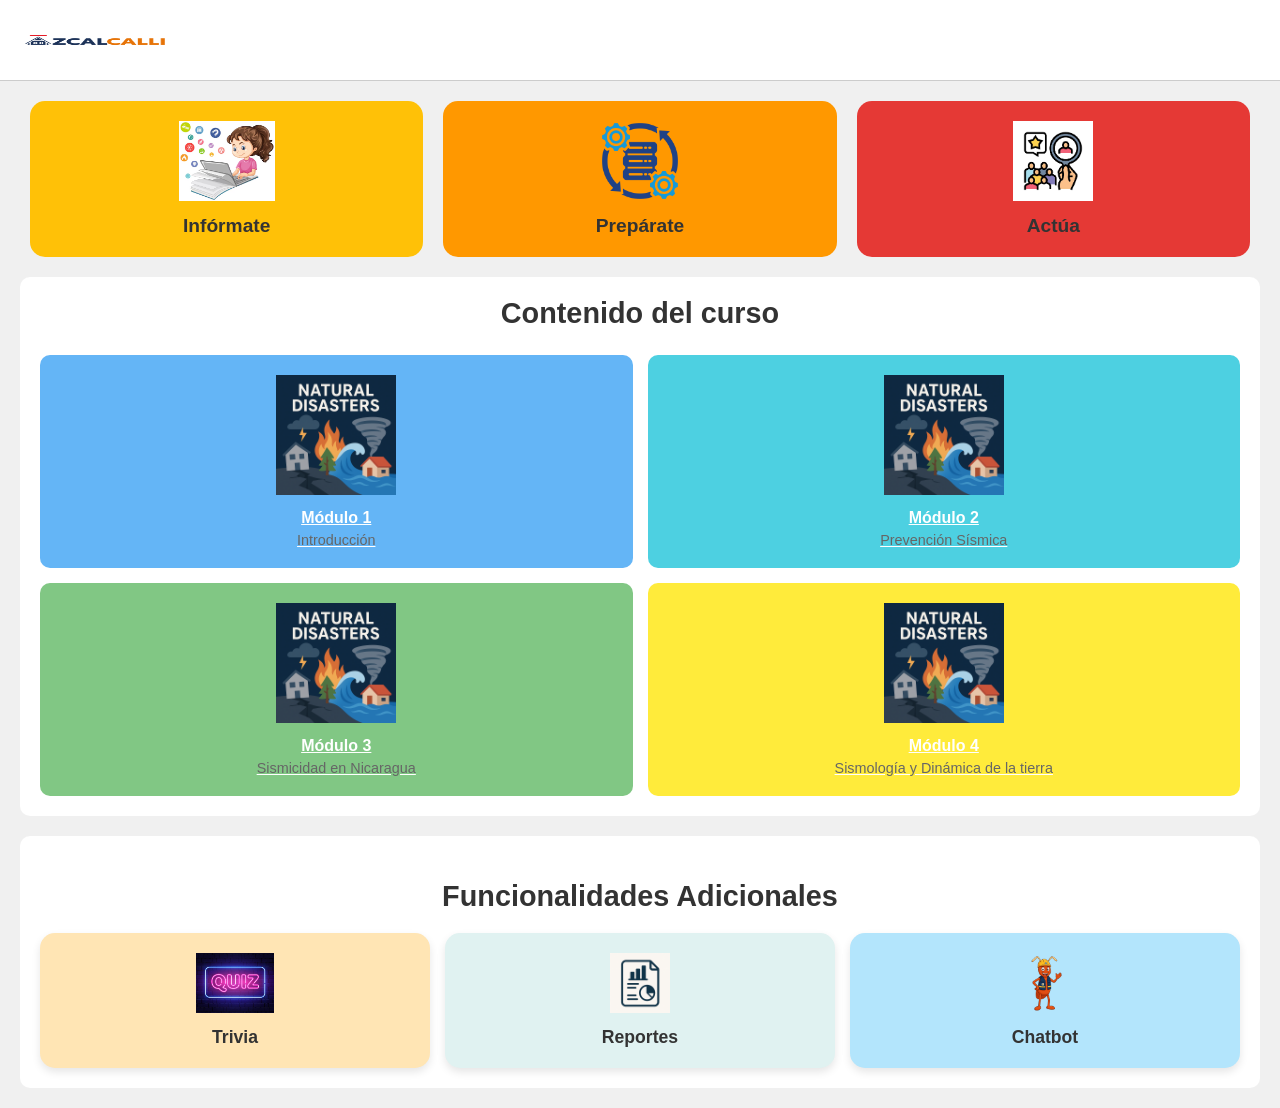
<file: Appweb.2/Appweb/Appweb/Appweb/principal.html>
<!DOCTYPE html>
<html lang="es">
<head>
    <meta charset="UTF-8">
    <meta name="viewport" content="width=device-width, initial-scale=1.0">
    <title>La Hormiga</title>
    <link rel="stylesheet" href="styles.css">
</head>
<body>
    <header class="header">
        <div class="logo-container">
            <img src="assest/images/Azcalcalli logo.png" width="150" height="450" alt="Logo Observatorio CRC" class="logo">
            <div class="title-section">
        </div>
        <div class="subtitle">
        </div>
        <div class="info-icon">
        </div>
    </header>

    <main class="main-content">
        <section class="modules">
            <a href="pages/informate.html" class="module-card informate">
                <img src="assest/images/informate ft.jpg" alt="Icono Infórmate">
                <h3>Infórmate</h3>
            </a>
            <a href="pages/preparate.html" class="module-card preparate">
                <img src="assest/images/preparate.png" alt="Icono Prepárate">
                <h3>Prepárate</h3>
            </a>
            <a href="pages/actua.html" class="module-card actua">
                <img src="assest/images/actua.png" alt="Icono Actúa">
                <h3>Actúa</h3>
            </a>
        </section>

        <section class="course-content">
            <h2>Contenido del curso</h2>
            <div class="course-grid">
                <a href="pages/modulo1.html" class="course-module module1">
                    <img src="assest/images/modulos.png" alt="Módulo 1">
                    <h4>Módulo 1</h4>
                    <p>Introducción</p>
                </a>
                <a href="pages/modulo2.html" class="course-module module2">
                    <img src="assest/images/modulos.png" alt="Módulo 2">
                    <h4>Módulo 2</h4>
                    <p>Prevención Sísmica</p>
                </a>
                <a href="pages/modulo3.html" class="course-module module3">
                    <img src="assest/images/modulos.png" alt="Módulo 3">
                    <h4>Módulo 3</h4>
                    <p>Sismicidad en Nicaragua</p>
                </a>
                <a href="pages/modulo4.html" class="course-module module4">
                    <img src="assest/images/modulos.png" alt="Módulo 4">
                    <h4>Módulo 4</h4>
                    <p>Sismología y Dinámica de la tierra</p>
                </a>
            </div>
        </section>

        <section class="extra-features">
            <h2>Funcionalidades Adicionales</h2>
            <div class="features-grid">
                <a href="pages/trivia.html" class="feature-card trivia">
                    <img src="assest/images/trivia.jpg" alt="Icono de Trivia">
                    <h4>Trivia</h4>
                </a>
                <a href="pages/reportes.html" class="feature-card reportes">
                    <img src="assest/images/reportes.png" alt="Icono de Reportes">
                    <h4>Reportes</h4>
                </a>
                <a href="pages/chatbot.html" class="feature-card chatbot">
                    <img src="assest/images/SINAPRES.png" alt="Icono de Chatbot">
                    <h4>Chatbot</h4>
                </a>
            </div>
        </section>
    </main>
</body>
</html>
</file>
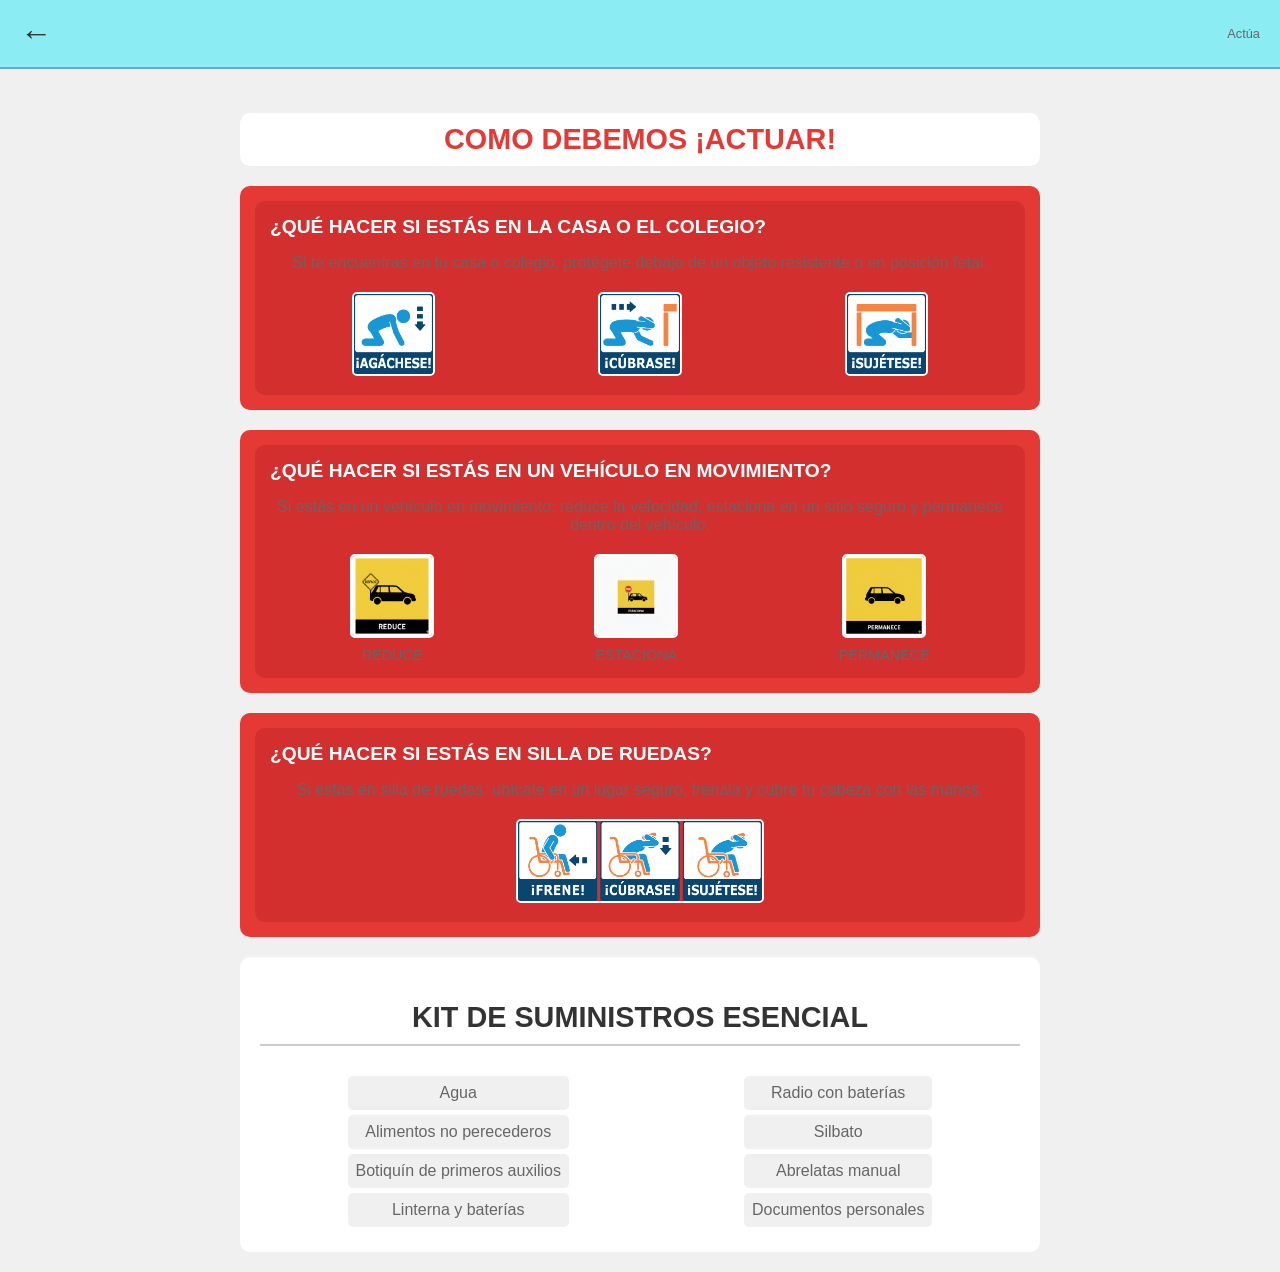
<file: Appweb.2/Appweb/Appweb/Appweb/pages/actua.html>
<!DOCTYPE html>
<html lang="es">
<head>
    <meta charset="UTF-8">
    <meta name="viewport" content="width=device-width, initial-scale=1.0">
    <title>Actúa</title>
    <link rel="stylesheet" href="../styles.css">
</head>
<body>

    <header class="actua-header">
        <a href="../principal.html" class="back-arrow">&#8592;</a>
            <div class="title-section">
                <p>Actúa</p>
            </div>
        </div>
    </header>

    <main class="actua-container">
        <h2 class="title-actua">COMO  DEBEMOS ¡ACTUAR!</h2>

        <section class="action-section">
            <div class="action-box">
                <h4>¿QUÉ HACER SI ESTÁS EN LA CASA O EL COLEGIO?</h4>
                <p>Si te encuentras en tu casa o colegio, protégete debajo de un objeto resistente o en posición fetal.</p>
                <div class="action-icons">
                    <div class="action-item">
                        <img src="../assest/images/Agachese.png" alt="Agáchate">
                       
                    </div>
                    <div class="action-item">
                        <img src="../assest/images/cubrase.png" alt="Cúbrete">
                      
                    </div>
                    <div class="action-item">
                        <img src="../assest/images/sujetese.png" alt="Agárrate">
                        
                    </div>
                </div>
            </div>
        </section>

        <section class="action-section">
            <div class="action-box">
                <h4>¿QUÉ HACER SI ESTÁS EN UN VEHÍCULO EN MOVIMIENTO?</h4>
                <p>Si estás en un vehículo en movimiento: reduce la velocidad, estaciona en un sitio seguro y permanece dentro del vehículo.</p>
                <div class="action-icons">
                    <div class="action-item">
                        <img src="../assest/images/reduce.jpeg" alt="Reduce velocidad">
                        <p>REDUCE</p>
                    </div>
                    <div class="action-item">
                        <img src="../assest/images/estacione.jpeg" alt="Estaciona">
                        <p>ESTACIONA</p>
                    </div>
                    <div class="action-item">
                        <img src="../assest/images/permanece (1).jpeg" alt="Permanece">
                        <p>PERMANECE</p>
                    </div>
                </div>
            </div>
        </section>

        <section class="action-section">
            <div class="action-box">
                <h4>¿QUÉ HACER SI ESTÁS EN SILLA DE RUEDAS?</h4>
                <p>Si estás en silla de ruedas: ubícate en un lugar seguro, frénala y cubre tu cabeza con las manos.</p>
                <div class="action-icons">
                    <div class="action-item">
                        <img src="../assest/images/silla de rueda.png" alt="Silla de ruedas">
                        
                    </div>
                </div>
            </div>
        </section>
        
        <section class="supply-kit">
            <h2>KIT DE SUMINISTROS ESENCIAL</h2>
            <div class="kit-items">
                <div class="item">
                    <p>Agua</p>
                    <p>Alimentos no perecederos</p>
                    <p>Botiquín de primeros auxilios</p>
                    <p>Linterna y baterías</p>
                </div>
                <div class="item">
                    <p>Radio con baterías</p>
                    <p>Silbato</p>
                    <p>Abrelatas manual</p>
                    <p>Documentos personales</p>
                </div>
            </div>
        </section>

    </main>

</body>
</html>
</file>
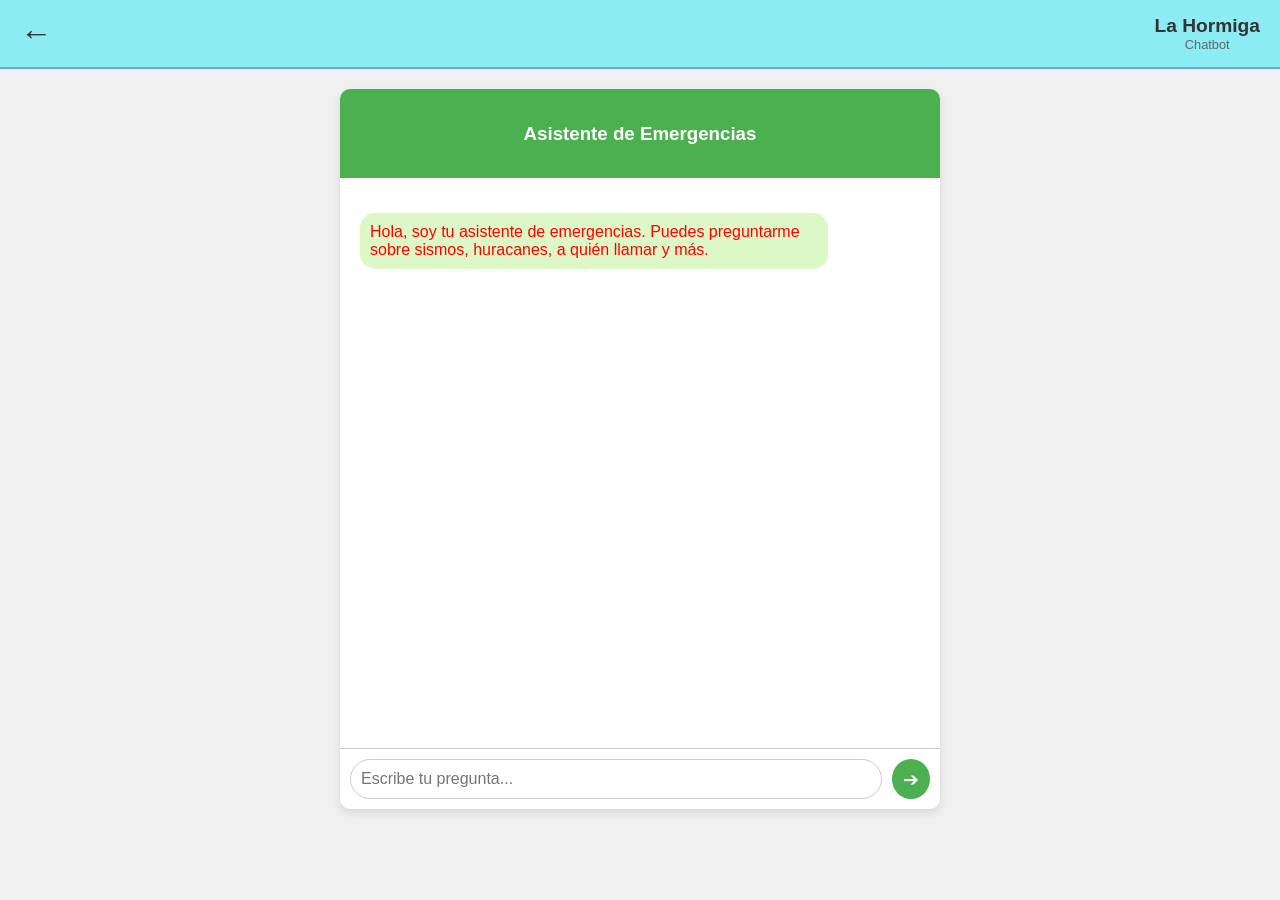
<file: Appweb.2/Appweb/Appweb/Appweb/pages/chatbot.html>
<!DOCTYPE html>
<html lang="es">
<head>
<meta charset="UTF-8">
 <meta name="viewport" content="width=device-width, initial-scale=1.0">
<title>Chatbot de Emergencias</title>
<link rel="stylesheet" href="../styles.css">
<style>
 .chat-container {
max-width: 600px;
margin: 20px auto;
 background-color: #fff;
 border-radius: 10px;
 box-shadow: 0 4px 8px rgba(0, 0, 0, 0.1);
 display: flex;
 flex-direction: column;
 height: 80vh;
 }
 .chat-header {
 background-color: #4CAF50;
color: white;
 padding: 15px;
 text-align: center;
 border-top-left-radius: 10px;
 border-top-right-radius: 10px;
 }
 .chat-box {
flex-grow: 1;
 padding: 20px;
 overflow-y: auto;
 display: flex;
 flex-direction: column;
 gap: 15px;
 }
 .message {
padding: 10px;
 border-radius: 15px;
 max-width: 80%;
 word-wrap: break-word;
 }
 .user-message {
 background-color: #e0e0e0;
 align-self: flex-end;
 text-align: right;
 }
 .bot-message {
 background-color: #dcf8c6;
 align-self: flex-start;
 }
 .chat-input {
 display: flex;
padding: 10px;
 border-top: 1px solid #ccc;
 }
 .chat-input input {
 flex-grow: 1;
 padding: 10px;
 border-radius: 20px;
 border: 1px solid #ccc;
 margin-right: 10px;
 }
 .chat-input button {
 background-color: #4CAF50;
 color: white;
 border: none;
 border-radius: 50%;
 width: 40px;
 height: 40px;
 cursor: pointer;
 font-size: 1.2em;
 }
 </style>
</head>
<body>
 <header class="actua-header">
 <a href="../principal.html" class="back-arrow">&#8592;</a>
 <div class="title-section">
 <h2>La Hormiga</h2>
<p>Chatbot</p>
 </div>
</div>
 </header>
 <main class="chat-container">
<div class="chat-header">
 <h3>Asistente de Emergencias</h3>
 </div>
 <div class="chat-box" id="chat-box">
<div class="message bot-message">Hola, soy tu asistente de emergencias. Puedes preguntarme sobre sismos, huracanes, a quién llamar y más.</div>
 </div>
<div class="chat-input">
 <input type="text" id="user-input" placeholder="Escribe tu pregunta...">
 <button id="send-btn">➔</button>
 </div>
</main>
<script src="../main.js"></script>
</body>
</html>
</file>
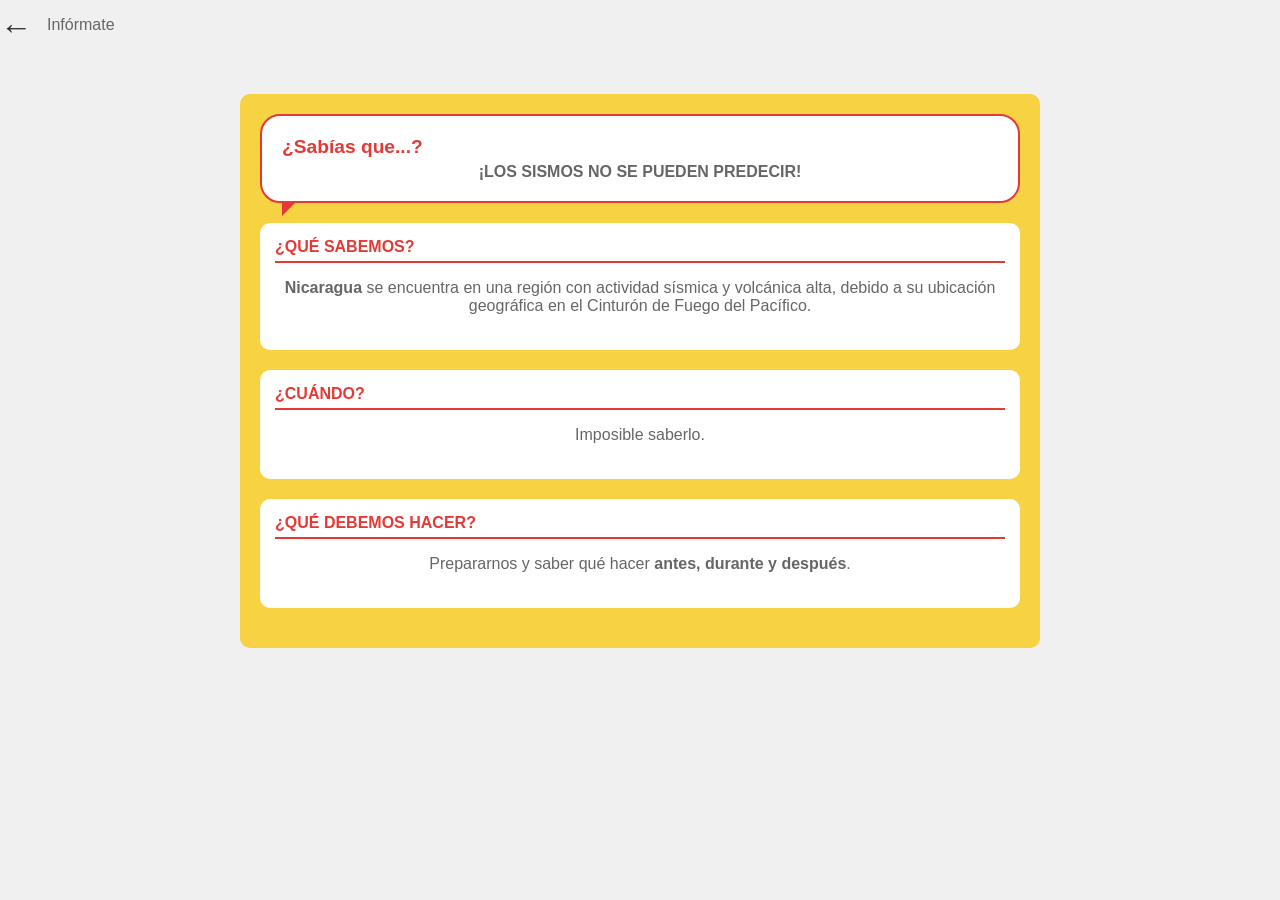
<file: Appweb.2/Appweb/Appweb/Appweb/pages/informate.html>
<!DOCTYPE html>
<html lang="es">
<head>
    <meta charset="UTF-8">
    <meta name="viewport" content="width=device-width, initial-scale=1.0">
    <title>Infórmate</title>
    <link rel="stylesheet" href="../styles.css">
    <style>
        .informate-container {
            padding: 20px;
            max-width: 800px;
            margin: 0 auto;
        }
        .informate-header {
            display: flex;
            align-items: center;
            margin-bottom: 20px;
        }
        .informate-header .back-arrow {
            font-size: 2em;
            text-decoration: none;
            color: #333;
            margin-right: 15px;
        }
        .informate-content {
            background-color: #f7d242;
            padding: 20px;
            border-radius: 10px;
        }
        .fact-bubble {
            background-color: #fff;
            padding: 20px;
            border-radius: 20px;
            border: 2px solid #E53935;
            position: relative;
            margin-bottom: 20px;
        }
        .fact-bubble::after {
            content: '';
            position: absolute;
            bottom: -15px;
            left: 20px;
            width: 0;
            height: 0;
            border-style: solid;
            border-width: 15px 15px 0 0;
            border-color: #E53935 transparent transparent transparent;
        }
        .fact-bubble h3 {
            color: #E53935;
            margin: 0;
            font-size: 1.2em;
        }
        .fact-bubble p {
            margin: 5px 0 0;
            font-weight: bold;
        }
        .section-box {
            background-color: #fff;
            padding: 15px;
            border-radius: 10px;
            margin-bottom: 20px;
        }
        .section-box h4 {
            color: #E53935;
            margin: 0 0 10px;
            border-bottom: 2px solid #E53935;
            padding-bottom: 5px;
        }
        .steps {
            background-color: #f7d242;
            padding: 20px;
            border-radius: 10px;
            margin-top: 20px;
        }
        .step-card {
            background-color: #fff;
            padding: 15px;
            border-radius: 10px;
            margin-bottom: 15px;
        }
        .step-card h5 {
            margin: 0 0 5px;
        }
        .step-card p {
            margin: 0;
        }
    </style>
</head>
<body>
    <header class="informate-header">
        <a href="../principal.html" class="back-arrow">&#8592;</a>
                <p>Infórmate</p>
            </div>
        </div>
    </header>

    <main class="informate-container">
        <div class="informate-content">
            <div class="fact-bubble">
                <h3>¿Sabías que...?</h3>
                <p>¡LOS SISMOS NO SE PUEDEN PREDECIR!</p>
            </div>
            
            <div class="section-box">
                <h4>¿QUÉ SABEMOS?</h4>
                <p><strong>Nicaragua</strong> se encuentra en una región con actividad sísmica y volcánica alta, debido a su ubicación geográfica en el Cinturón de Fuego del Pacífico.</p>
            </div>
            
            <div class="section-box">
                <h4>¿CUÁNDO?</h4>
                <p>Imposible saberlo.</p>
            </div>
            
            <div class="section-box">
                <h4>¿QUÉ DEBEMOS HACER?</h4>
                <p>Prepararnos y saber qué hacer <strong>antes, durante y después</strong>.</p>
            </div>
        </div>
        </section>
    </main>
</body>
</html>
</file>
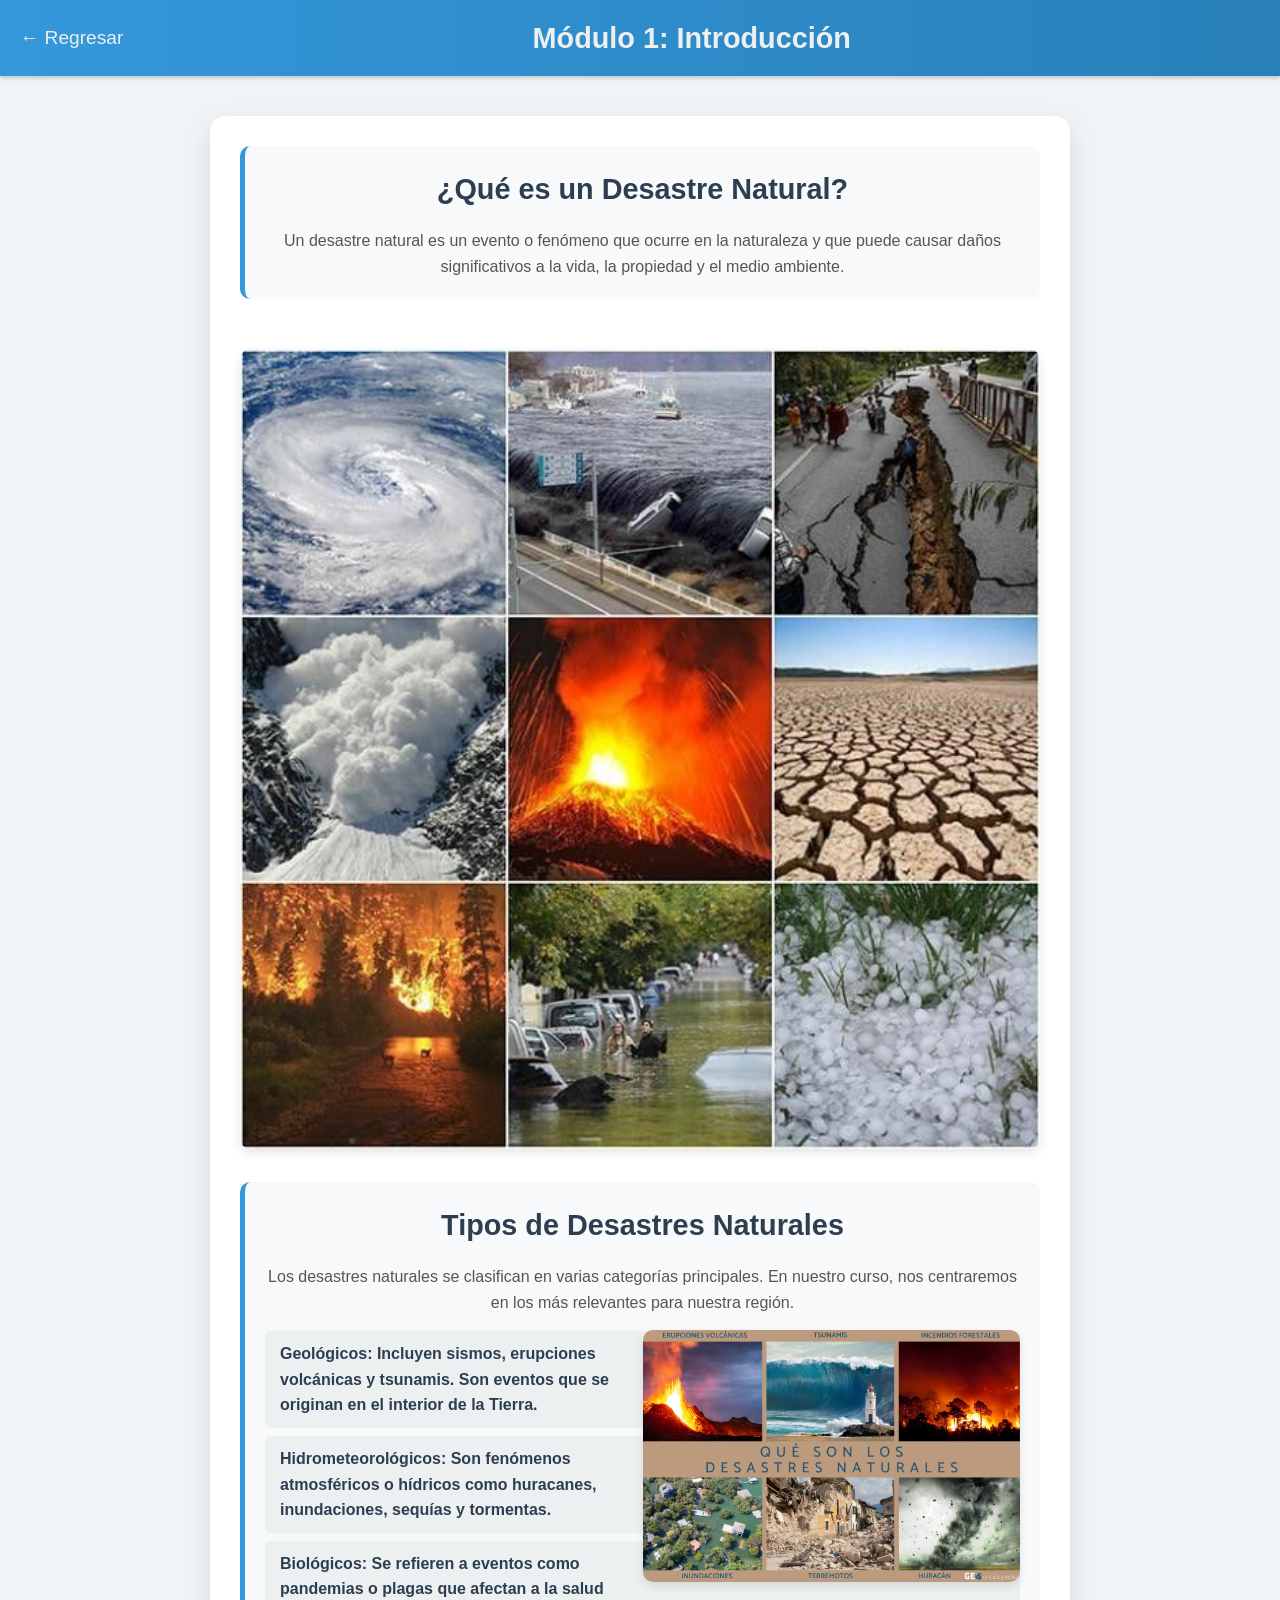
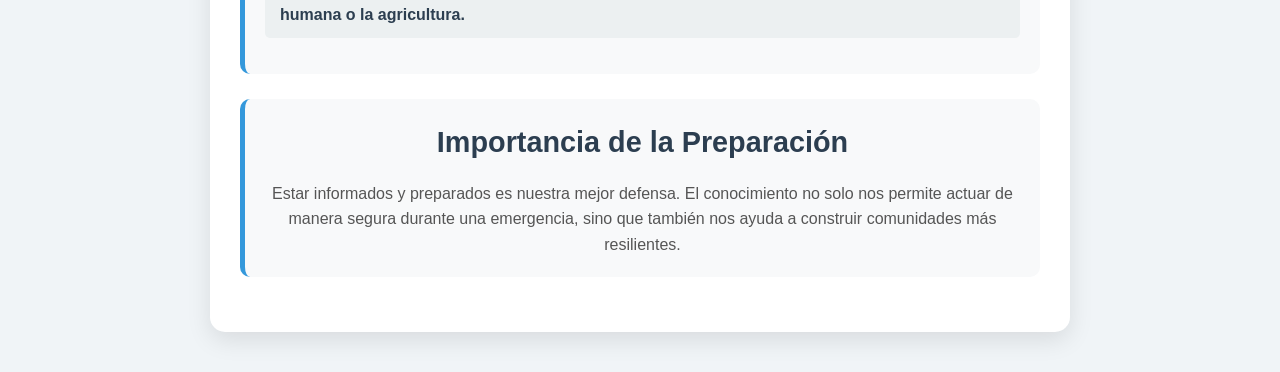
<file: Appweb.2/Appweb/Appweb/Appweb/pages/modulo1.html>
<!DOCTYPE html>
<html lang="es">
<head>
    <meta charset="UTF-8">
    <meta name="viewport" content="width=device-width, initial-scale=1.0">
    <title>Módulo 1: Introducción</title>
    <link rel="stylesheet" href="../styles.css">
    <style>
        /* Estilos específicos para la página del módulo */
        body {
            background-color: #f0f4f7;
            font-family: Arial, sans-serif;
            line-height: 1.6;
            margin: 0;
            padding: 0;
        }

        .module-page-header {
            display: flex;
            align-items: center;
            justify-content: space-between;
            padding: 15px 20px;
            background: linear-gradient(to right, #3498db, #2980b9);
            color: #ecf0f1;
            box-shadow: 0 2px 4px rgba(0, 0, 0, 0.2);
        }

        .module-page-header .back-link {
            text-decoration: none;
            color: #ecf0f1;
            font-size: 1.2em;
            transition: transform 0.2s;
        }

        .module-page-header .back-link:hover {
            transform: translateX(-5px);
        }

        .module-page-header h1 {
            margin: 0;
            font-size: 1.8em;
            flex-grow: 1;
            text-align: center;
        }

        .module-container {
            padding: 30px;
            max-width: 800px;
            margin: 40px auto;
            background-color: #ffffff;
            border-radius: 15px;
            box-shadow: 0 8px 25px rgba(0, 0, 0, 0.1);
        }

        .content-card {
            background-color: #f8f9fa;
            border-left: 5px solid #3498db;
            padding: 20px;
            border-radius: 10px;
            margin-bottom: 25px;
        }

        .content-card h2 {
            color: #2c3e50;
            margin-top: 0;
            margin-bottom: 10px;
        }

        .content-card p {
            color: #555;
            margin-bottom: 0;
        }

        .image-full {
            width: 100%;
            height: auto;
            border-radius: 10px;
            margin: 25px 0;
            box-shadow: 0 4px 10px rgba(0, 0, 0, 0.1);
        }

        .image-half {
            max-width: 50%;
            height: auto;
            border-radius: 10px;
            margin: 15px 0;
            box-shadow: 0 4px 10px rgba(0, 0, 0, 0.1);
        }

        .image-right {
            float: right;
            margin-left: 20px;
        }

        .image-left {
            float: left;
            margin-right: 20px;
        }

        /* Limpiar el float */
        .clearfix::after {
            content: "";
            clear: both;
            display: table;
        }

        ul {
            list-style-type: none;
            padding: 0;
        }

        ul li {
            background: #ecf0f1;
            padding: 10px 15px;
            margin-bottom: 8px;
            border-radius: 5px;
            font-weight: bold;
            color: #2c3e50;
        }
    </style>
</head>
<body>

    <header class="module-page-header">
        <a href="../principal.html" class="back-link">&#8592; Regresar</a>
        <h1>Módulo 1: Introducción</h1>
        <div></div> </header>

    <main class="module-container">

        <section class="content-card">
            <h2>¿Qué es un Desastre Natural?</h2>
            <p>Un desastre natural es un evento o fenómeno que ocurre en la naturaleza y que puede causar daños significativos a la vida, la propiedad y el medio ambiente.</p>
        </section>

        <img src="../assest/images/desastres-naturales.jpg" alt="Imagen introductoria del módulo 1" class="image-full">

        <section class="content-card clearfix">
            <h2>Tipos de Desastres Naturales</h2>
            <p>Los desastres naturales se clasifican en varias categorías principales. En nuestro curso, nos centraremos en los más relevantes para nuestra región.</p>
            <img src="../assest/images/tipos.jpg" alt="Tipos geológicos" class="image-half image-right">
            <ul>
                <li>Geológicos: Incluyen sismos, erupciones volcánicas y tsunamis. Son eventos que se originan en el interior de la Tierra.</li>
                <li>Hidrometeorológicos: Son fenómenos atmosféricos o hídricos como huracanes, inundaciones, sequías y tormentas.</li>
                <li>Biológicos: Se refieren a eventos como pandemias o plagas que afectan a la salud humana o la agricultura.</li>
            </ul>
        </section>

        <section class="content-card">
            <h2>Importancia de la Preparación</h2>
            <p>Estar informados y preparados es nuestra mejor defensa. El conocimiento no solo nos permite actuar de manera segura durante una emergencia, sino que también nos ayuda a construir comunidades más resilientes.</p>
        </section>

    </main>

</body>
</html>
</file>
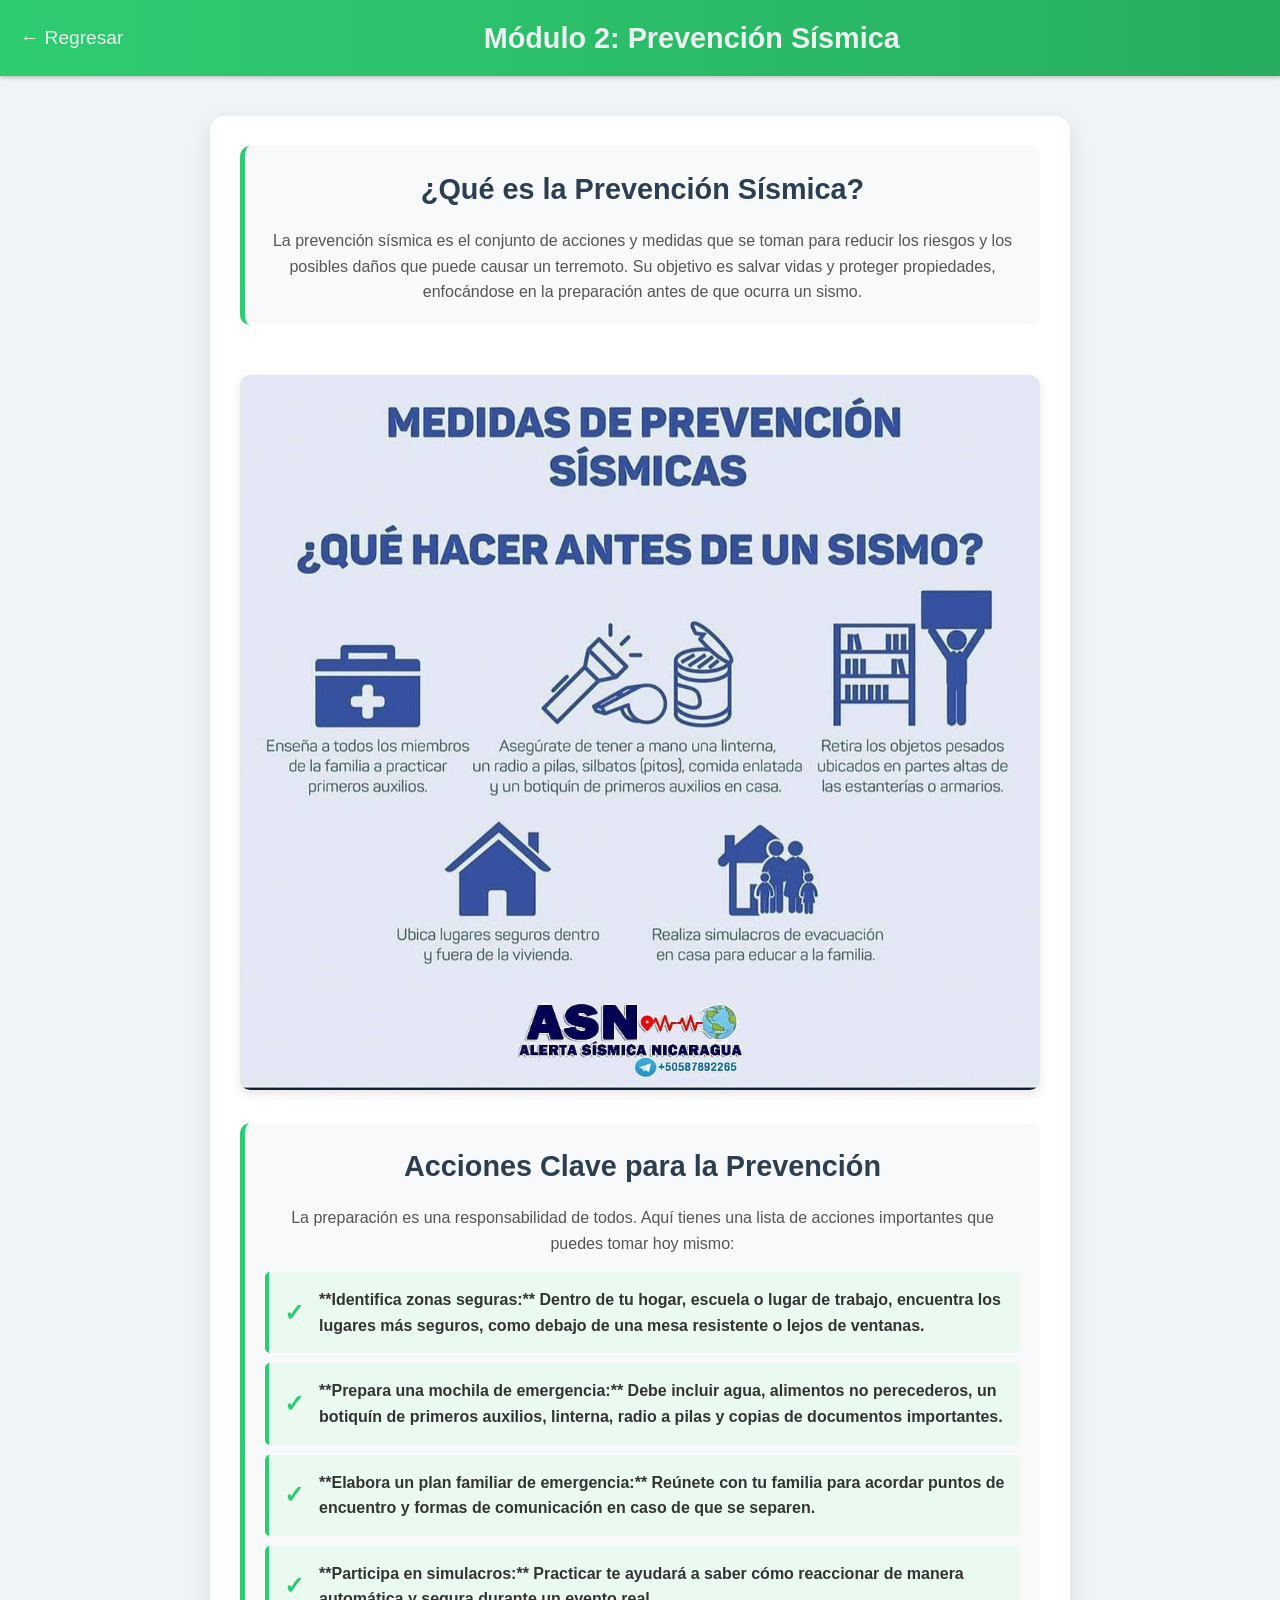
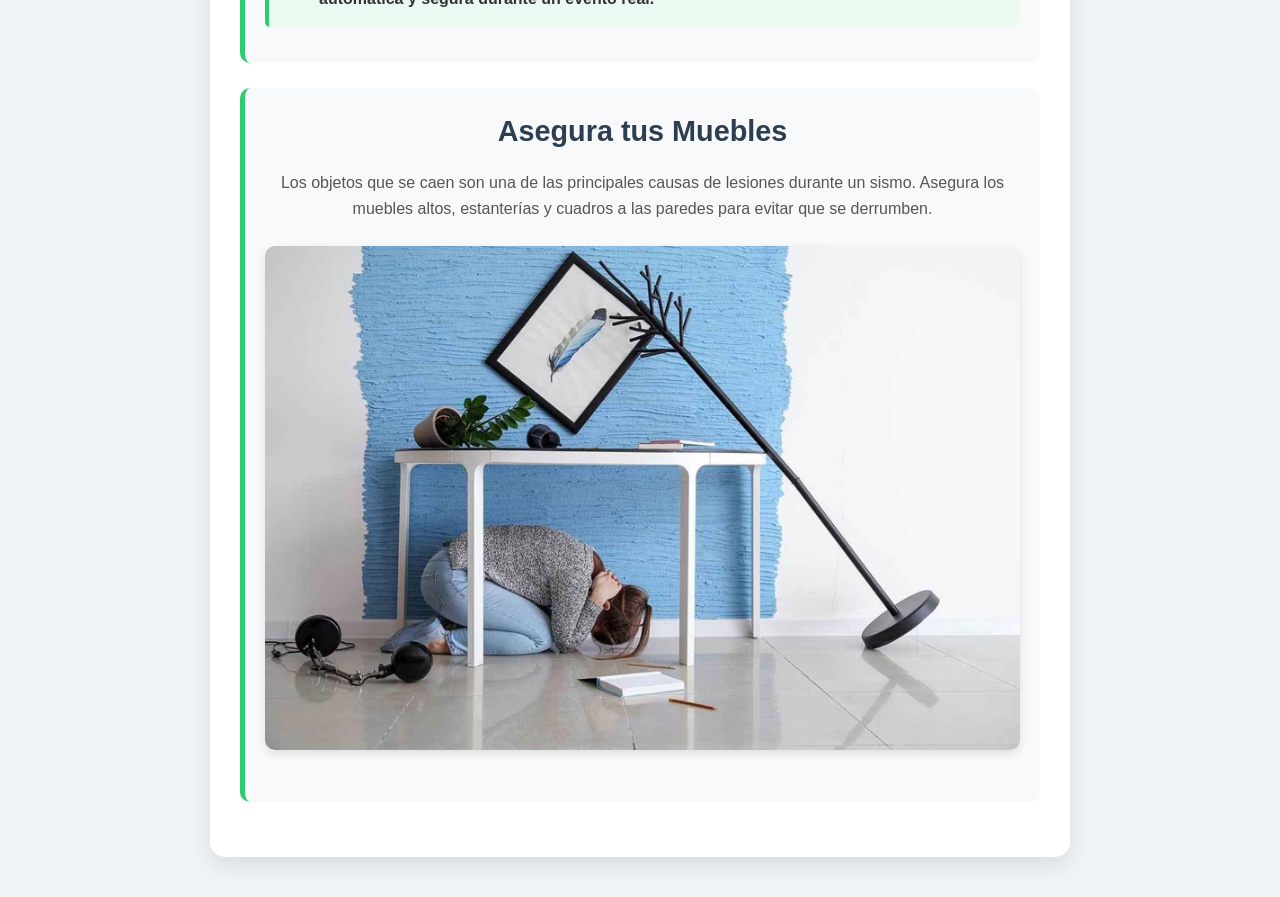
<file: Appweb.2/Appweb/Appweb/Appweb/pages/modulo2.html>
<!DOCTYPE html>
<html lang="es">
<head>
    <meta charset="UTF-8">
    <meta name="viewport" content="width=device-width, initial-scale=1.0">
    <title>Módulo 2: Prevención Sísmica</title>
    <link rel="stylesheet" href="../styles.css">
    <style>
        /* Estilos específicos para la página del módulo */
        body {
            background-color: #f0f4f7;
            font-family: Arial, sans-serif;
            line-height: 1.6;
            margin: 0;
            padding: 0;
        }

        .module-page-header {
            display: flex;
            align-items: center;
            justify-content: space-between;
            padding: 15px 20px;
            background: linear-gradient(to right, #2ecc71, #27ae60);
            color: #ecf0f1;
            box-shadow: 0 2px 4px rgba(0, 0, 0, 0.2);
        }

        .module-page-header .back-link {
            text-decoration: none;
            color: #ecf0f1;
            font-size: 1.2em;
            transition: transform 0.2s;
        }

        .module-page-header .back-link:hover {
            transform: translateX(-5px);
        }

        .module-page-header h1 {
            margin: 0;
            font-size: 1.8em;
            flex-grow: 1;
            text-align: center;
        }

        .module-container {
            padding: 30px;
            max-width: 800px;
            margin: 40px auto;
            background-color: #ffffff;
            border-radius: 15px;
            box-shadow: 0 8px 25px rgba(0, 0, 0, 0.1);
        }

        .content-card {
            background-color: #f8f9fa;
            border-left: 5px solid #2ecc71;
            padding: 20px;
            border-radius: 10px;
            margin-bottom: 25px;
        }

        .content-card h2 {
            color: #2c3e50;
            margin-top: 0;
            margin-bottom: 10px;
        }

        .content-card p {
            color: #555;
            margin-bottom: 0;
        }

        .image-full {
            width: 100%;
            height: auto;
            border-radius: 10px;
            margin: 25px 0;
            box-shadow: 0 4px 10px rgba(0, 0, 0, 0.1);
        }

        .checklist {
            list-style-type: none;
            padding: 0;
        }

        .checklist li {
            background: #eafaf1;
            padding: 15px;
            margin-bottom: 10px;
            border-left: 4px solid #2ecc71;
            border-radius: 5px;
            font-weight: bold;
            color: #333;
            display: flex;
            align-items: center;
        }

        .checklist li::before {
            content: "✓";
            color: #2ecc71;
            font-size: 1.5em;
            margin-right: 15px;
        }
    </style>
</head>
<body>

    <header class="module-page-header">
        <a href="../principal.html" class="back-link">&#8592; Regresar</a>
        <h1>Módulo 2: Prevención Sísmica</h1>
        <div></div>
    </header>

    <main class="module-container">

        <section class="content-card">
            <h2>¿Qué es la Prevención Sísmica?</h2>
            <p>La prevención sísmica es el conjunto de acciones y medidas que se toman para reducir los riesgos y los posibles daños que puede causar un terremoto. Su objetivo es salvar vidas y proteger propiedades, enfocándose en la preparación antes de que ocurra un sismo.</p>
        </section>

        <img src="../assest/images/prevencion sis.jpg" alt="Preparación para un sismo" class="image-full">

        <section class="content-card">
            <h2>Acciones Clave para la Prevención</h2>
            <p>La preparación es una responsabilidad de todos. Aquí tienes una lista de acciones importantes que puedes tomar hoy mismo:</p>
            <ul class="checklist">
                <li>**Identifica zonas seguras:** Dentro de tu hogar, escuela o lugar de trabajo, encuentra los lugares más seguros, como debajo de una mesa resistente o lejos de ventanas.</li>
                <li>**Prepara una mochila de emergencia:** Debe incluir agua, alimentos no perecederos, un botiquín de primeros auxilios, linterna, radio a pilas y copias de documentos importantes.</li>
                <li>**Elabora un plan familiar de emergencia:** Reúnete con tu familia para acordar puntos de encuentro y formas de comunicación en caso de que se separen.</li>
                <li>**Participa en simulacros:** Practicar te ayudará a saber cómo reaccionar de manera automática y segura durante un evento real.</li>
            </ul>
        </section>

        <section class="content-card">
            <h2>Asegura tus Muebles</h2>
            <p>Los objetos que se caen son una de las principales causas de lesiones durante un sismo. Asegura los muebles altos, estanterías y cuadros a las paredes para evitar que se derrumben.</p>
            <img src="../assest/images/mueble.jpg" alt="Asegurar muebles" class="image-full">
        </section>

    </main>

</body>
</html>
</file>
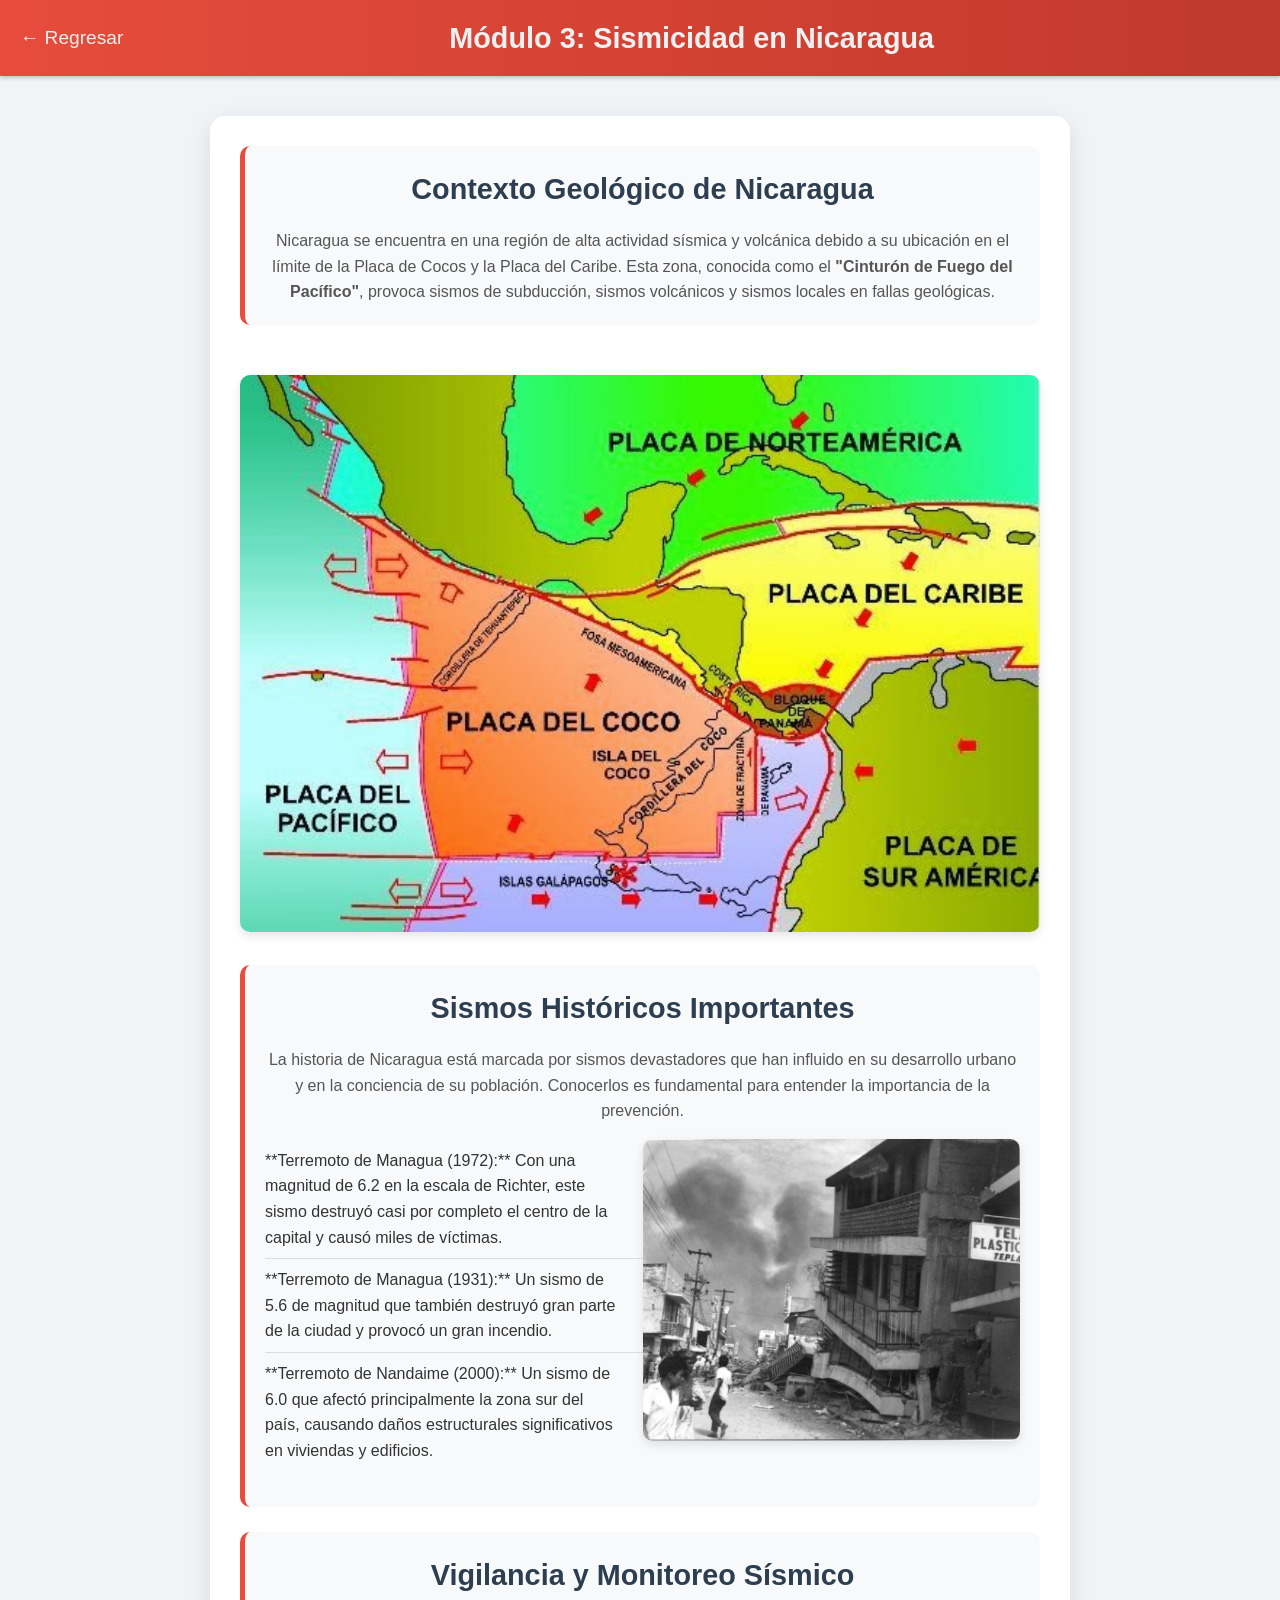
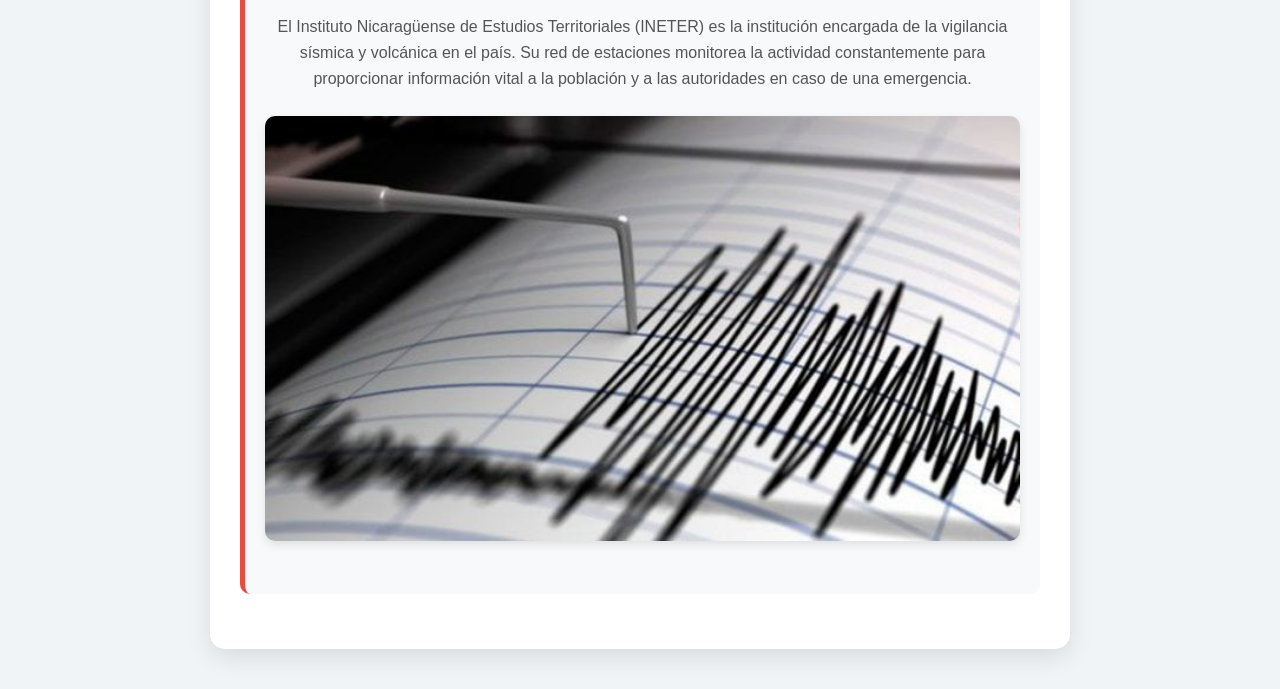
<file: Appweb.2/Appweb/Appweb/Appweb/pages/modulo3.html>
<!DOCTYPE html>
<html lang="es">
<head>
    <meta charset="UTF-8">
    <meta name="viewport" content="width=device-width, initial-scale=1.0">
    <title>Módulo 3: Sismicidad en Nicaragua</title>
    <link rel="stylesheet" href="../styles.css">
    <style>
        /* Estilos específicos para la página del módulo */
        body {
            background-color: #f0f4f7;
            font-family: Arial, sans-serif;
            line-height: 1.6;
            margin: 0;
            padding: 0;
        }

        .module-page-header {
            display: flex;
            align-items: center;
            justify-content: space-between;
            padding: 15px 20px;
            background: linear-gradient(to right, #e74c3c, #c0392b);
            color: #ecf0f1;
            box-shadow: 0 2px 4px rgba(0, 0, 0, 0.2);
        }

        .module-page-header .back-link {
            text-decoration: none;
            color: #ecf0f1;
            font-size: 1.2em;
            transition: transform 0.2s;
        }

        .module-page-header .back-link:hover {
            transform: translateX(-5px);
        }

        .module-page-header h1 {
            margin: 0;
            font-size: 1.8em;
            flex-grow: 1;
            text-align: center;
        }

        .module-container {
            padding: 30px;
            max-width: 800px;
            margin: 40px auto;
            background-color: #ffffff;
            border-radius: 15px;
            box-shadow: 0 8px 25px rgba(0, 0, 0, 0.1);
        }

        .content-card {
            background-color: #f8f9fa;
            border-left: 5px solid #e74c3c;
            padding: 20px;
            border-radius: 10px;
            margin-bottom: 25px;
        }

        .content-card h2 {
            color: #2c3e50;
            margin-top: 0;
            margin-bottom: 10px;
        }

        .content-card p {
            color: #555;
            margin-bottom: 0;
        }

        .image-full {
            width: 100%;
            height: auto;
            border-radius: 10px;
            margin: 25px 0;
            box-shadow: 0 4px 10px rgba(0, 0, 0, 0.1);
        }

        .image-half {
            max-width: 50%;
            height: auto;
            border-radius: 10px;
            margin: 15px 0;
            box-shadow: 0 4px 10px rgba(0, 0, 0, 0.1);
        }

        .image-right {
            float: right;
            margin-left: 20px;
        }

        .image-left {
            float: left;
            margin-right: 20px;
        }

        .clearfix::after {
            content: "";
            clear: both;
            display: table;
        }

        .list-style-none {
            list-style-type: none;
            padding-left: 0;
        }

        .list-style-none li {
            padding: 8px 0;
            border-bottom: 1px solid #ddd;
        }

        .list-style-none li:last-child {
            border-bottom: none;
        }
    </style>
</head>
<body>

    <header class="module-page-header">
        <a href="../principal.html" class="back-link">&#8592; Regresar</a>
        <h1>Módulo 3: Sismicidad en Nicaragua</h1>
        <div></div>
    </header>

    <main class="module-container">

        <section class="content-card">
            <h2>Contexto Geológico de Nicaragua</h2>
            <p>Nicaragua se encuentra en una región de alta actividad sísmica y volcánica debido a su ubicación en el límite de la Placa de Cocos y la Placa del Caribe. Esta zona, conocida como el <strong>"Cinturón de Fuego del Pacífico"</strong>, provoca sismos de subducción, sismos volcánicos y sismos locales en fallas geológicas.</p>
        </section>

        <img src="../assest/images/plac.jpg" alt="Mapa de placas tectónicas en Nicaragua" class="image-full">

        <section class="content-card clearfix">
            <h2>Sismos Históricos Importantes</h2>
            <p>La historia de Nicaragua está marcada por sismos devastadores que han influido en su desarrollo urbano y en la conciencia de su población. Conocerlos es fundamental para entender la importancia de la prevención.</p>
            <img src="../assest/images/managua.jpg" alt="Terremoto de Managua 1972" class="image-half image-right">
            <ul class="list-style-none">
                <li>**Terremoto de Managua (1972):** Con una magnitud de 6.2 en la escala de Richter, este sismo destruyó casi por completo el centro de la capital y causó miles de víctimas.</li>
                <li>**Terremoto de Managua (1931):** Un sismo de 5.6 de magnitud que también destruyó gran parte de la ciudad y provocó un gran incendio.</li>
                <li>**Terremoto de Nandaime (2000):** Un sismo de 6.0 que afectó principalmente la zona sur del país, causando daños estructurales significativos en viviendas y edificios.</li>
            </ul>
        </section>

        <section class="content-card">
            <h2>Vigilancia y Monitoreo Sísmico</h2>
            <p>El Instituto Nicaragüense de Estudios Territoriales (INETER) es la institución encargada de la vigilancia sísmica y volcánica en el país. Su red de estaciones monitorea la actividad constantemente para proporcionar información vital a la población y a las autoridades en caso de una emergencia.</p>
            <img src="../assest/images/sismografo.jpeg" alt="Estación sismológica de INETER" class="image-full">
        </section>

    </main>

</body>
</html>
</file>
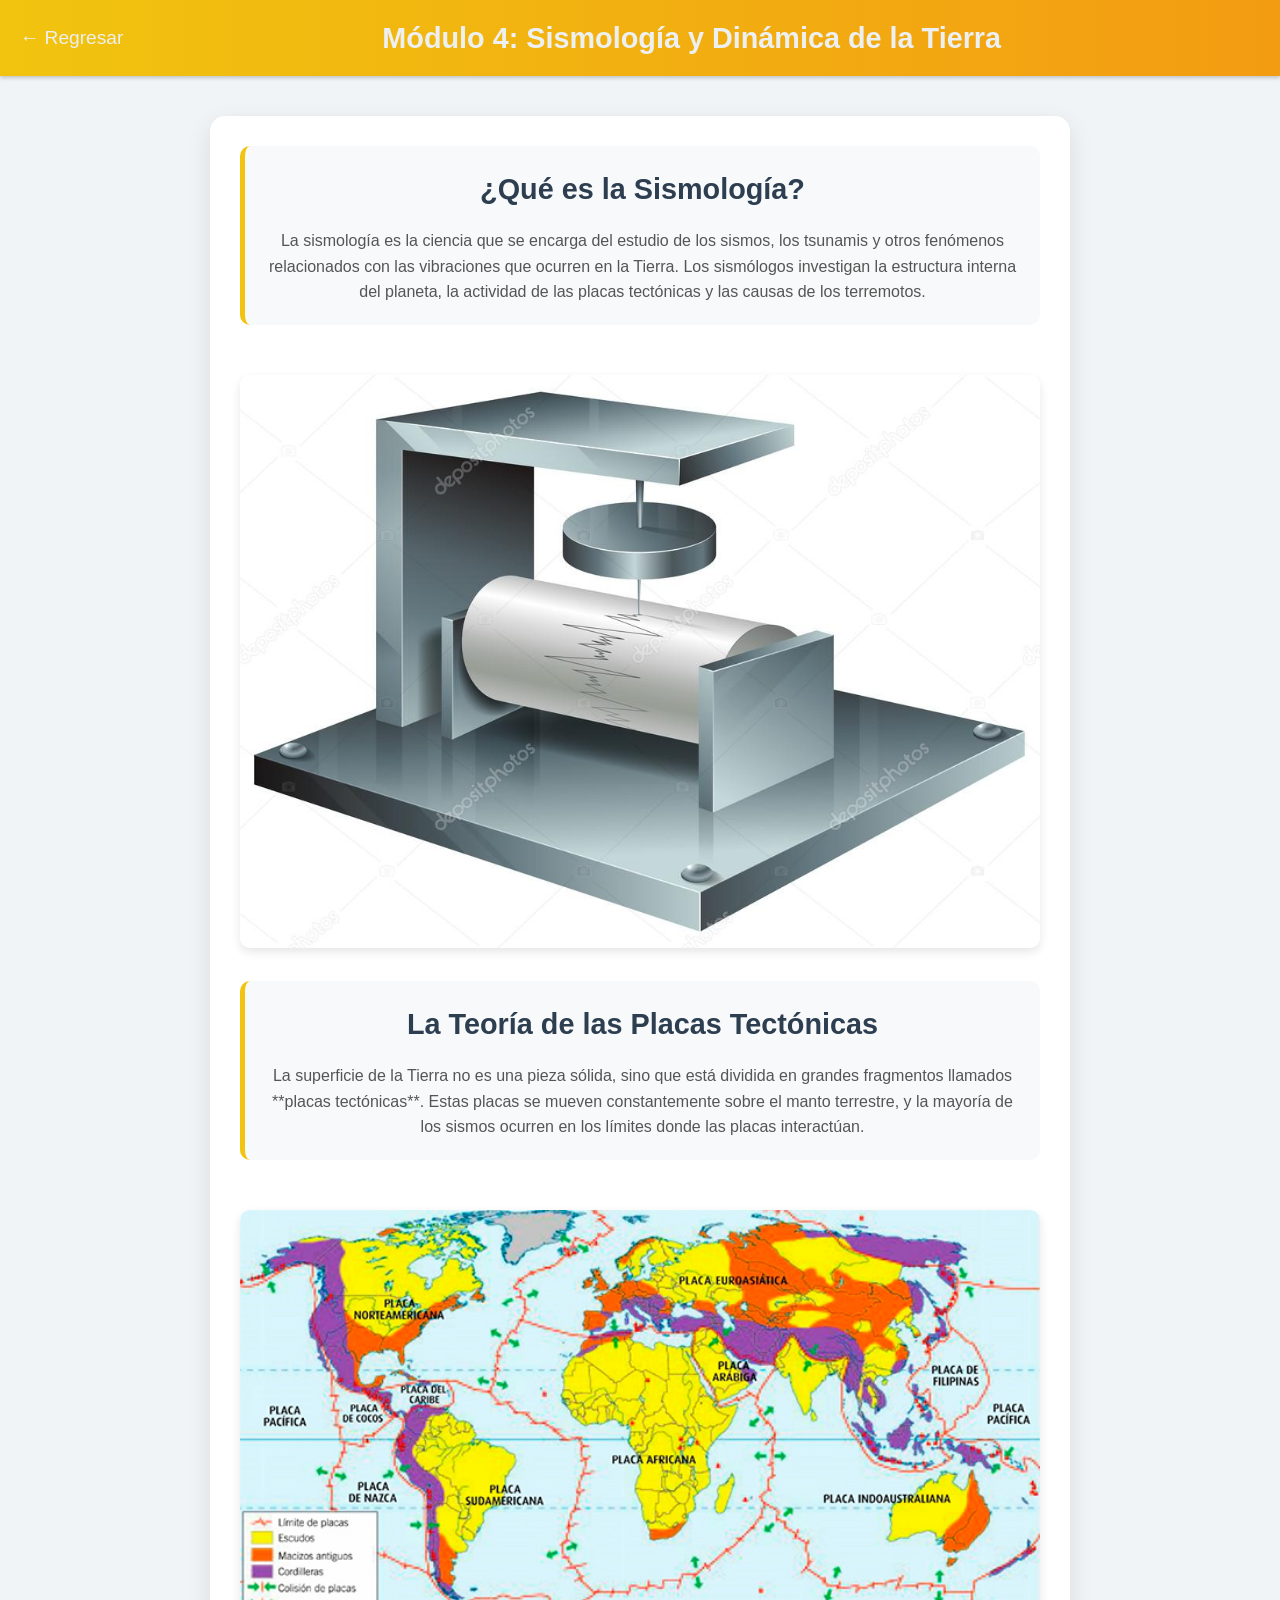
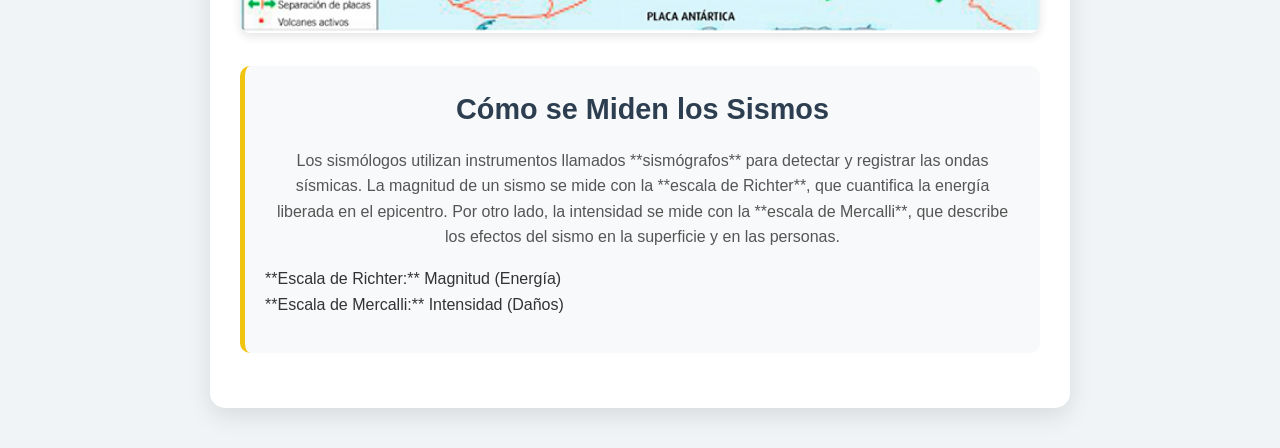
<file: Appweb.2/Appweb/Appweb/Appweb/pages/modulo4.html>
<!DOCTYPE html>
<html lang="es">
<head>
    <meta charset="UTF-8">
    <meta name="viewport" content="width=device-width, initial-scale=1.0">
    <title>Módulo 4: Sismología y Dinámica de la Tierra</title>
    <link rel="stylesheet" href="../styles.css">
    <style>
        /* Estilos específicos para la página del módulo */
        body {
            background-color: #f0f4f7;
            font-family: Arial, sans-serif;
            line-height: 1.6;
            margin: 0;
            padding: 0;
        }

        .module-page-header {
            display: flex;
            align-items: center;
            justify-content: space-between;
            padding: 15px 20px;
            background: linear-gradient(to right, #f1c40f, #f39c12);
            color: #ecf0f1;
            box-shadow: 0 2px 4px rgba(0, 0, 0, 0.2);
        }

        .module-page-header .back-link {
            text-decoration: none;
            color: #ecf0f1;
            font-size: 1.2em;
            transition: transform 0.2s;
        }

        .module-page-header .back-link:hover {
            transform: translateX(-5px);
        }

        .module-page-header h1 {
            margin: 0;
            font-size: 1.8em;
            flex-grow: 1;
            text-align: center;
        }

        .module-container {
            padding: 30px;
            max-width: 800px;
            margin: 40px auto;
            background-color: #ffffff;
            border-radius: 15px;
            box-shadow: 0 8px 25px rgba(0, 0, 0, 0.1);
        }

        .content-card {
            background-color: #f8f9fa;
            border-left: 5px solid #f1c40f;
            padding: 20px;
            border-radius: 10px;
            margin-bottom: 25px;
        }

        .content-card h2 {
            color: #2c3e50;
            margin-top: 0;
            margin-bottom: 10px;
        }

        .content-card p {
            color: #555;
            margin-bottom: 0;
        }

        .image-full {
            width: 100%;
            height: auto;
            border-radius: 10px;
            margin: 25px 0;
            box-shadow: 0 4px 10px rgba(0, 0, 0, 0.1);
        }
        
        .list-style-none {
            list-style-type: none;
            padding-left: 0;
        }
    </style>
</head>
<body>

    <header class="module-page-header">
        <a href="../principal.html" class="back-link">&#8592; Regresar</a>
        <h1>Módulo 4: Sismología y Dinámica de la Tierra</h1>
        <div></div>
    </header>

    <main class="module-container">

        <section class="content-card">
            <h2>¿Qué es la Sismología?</h2>
            <p>La sismología es la ciencia que se encarga del estudio de los sismos, los tsunamis y otros fenómenos relacionados con las vibraciones que ocurren en la Tierra. Los sismólogos investigan la estructura interna del planeta, la actividad de las placas tectónicas y las causas de los terremotos.</p>
        </section>

        <img src="../assest/images/sismografore.jpg" alt="Imagen de un sismógrafo" class="image-full">

        <section class="content-card">
            <h2>La Teoría de las Placas Tectónicas</h2>
            <p>La superficie de la Tierra no es una pieza sólida, sino que está dividida en grandes fragmentos llamados **placas tectónicas**. Estas placas se mueven constantemente sobre el manto terrestre, y la mayoría de los sismos ocurren en los límites donde las placas interactúan.</p>
        </section>

        <img src="../assest/images/global.jpg" alt="Mapa de las placas tectónicas globales" class="image-full">
        
        <section class="content-card">
            <h2>Cómo se Miden los Sismos</h2>
            <p>Los sismólogos utilizan instrumentos llamados **sismógrafos** para detectar y registrar las ondas sísmicas. La magnitud de un sismo se mide con la **escala de Richter**, que cuantifica la energía liberada en el epicentro. Por otro lado, la intensidad se mide con la **escala de Mercalli**, que describe los efectos del sismo en la superficie y en las personas.</p>
            <ul class="list-style-none">
                <li>**Escala de Richter:** Magnitud (Energía)</li>
                <li>**Escala de Mercalli:** Intensidad (Daños)</li>
            </ul>
        </section>

    </main>

</body>
</html>
</file>
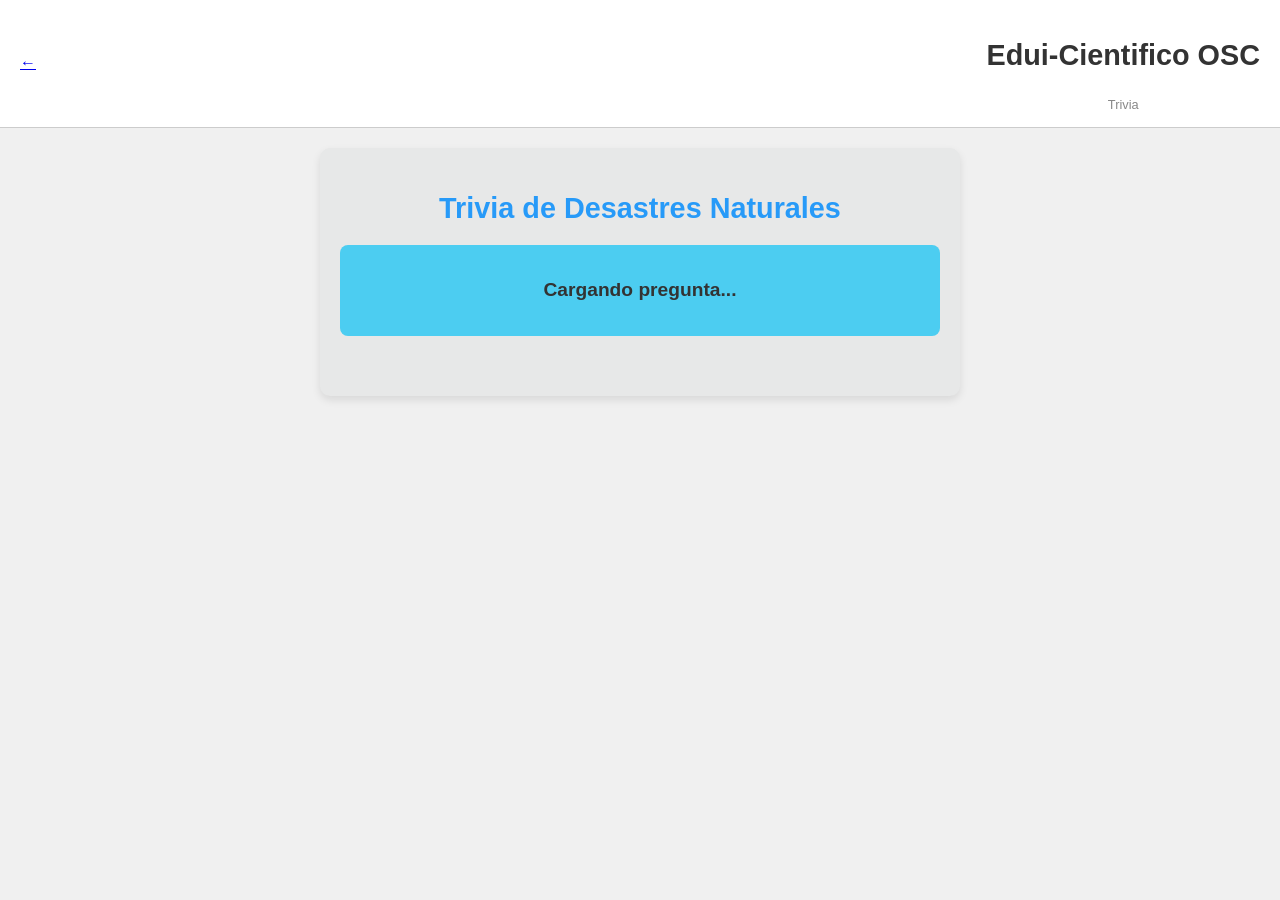
<file: Appweb.2/Appweb/Appweb/Appweb/pages/trivia.html>
<!DOCTYPE html>
<html lang="es">
<head>
    <meta charset="UTF-8">
    <meta name="viewport" content="width=device-width, initial-scale=1.0">
    <title>Trivia de Desastres Naturales</title>
    <link rel="stylesheet" href="../styles.css">
    <style>
        .trivia-container {
            padding: 20px;
            max-width: 600px;
            margin: 20px auto;
            background-color: #e7e8e8;
            border-radius: 10px;
            box-shadow: 0 4px 8px rgba(0, 0, 0, 0.1);
        }
        .trivia-header {
            text-align: center;
            margin-bottom: 20px;
            color: #279af8;
        }
        .question-box {
            background-color: #4ccdf1;
            padding: 15px;
            border-radius: 8px;
            margin-bottom: 20px;
        }
        #question-text {
            font-size: 1.2em;
            font-weight: bold;
            color: #333;
        }
        .options-container {
            display: grid;
            gap: 10px;
        }
        .option-btn {
            background-color: #FFEB3B;
            border: none;
            padding: 15px;
            text-align: left;
            border-radius: 5px;
            cursor: pointer;
            font-size: 1em;
            transition: background-color 0.3s;
        }
        .option-btn:hover {
            background-color: #59e4e4;
        }
        .option-btn.correct {
            background-color: #81C784;
            color: white;
        }
        .option-btn.wrong {
            background-color: #E53935;
            color: white;
        }
        #result-message {
            text-align: center;
            margin-top: 20px;
            font-weight: bold;
        }
        #next-btn {
            display: none;
            width: 100%;
            padding: 10px;
            background-color: #4CAF50;
            color: white;
            border: none;
            border-radius: 5px;
            cursor: pointer;
            margin-top: 20px;
        }
    </style>
</head>
<body>
    <header class="header">
        <a href="../principal.html" class="back-link">&#8592;</a>
            <div class="title-section">
                <h2>Edui-Cientifico OSC</h2>
                <p>Trivia</p>
            </div>
        </div>
    </header>
    
    <main class="trivia-container">
        <h2 class="trivia-header">Trivia de Desastres Naturales</h2>
        <div class="question-box">
            <p id="question-text">Cargando pregunta...</p>
        </div>
        <div class="options-container" id="options-container">
            </div>
        <p id="result-message"></p>
        <button id="next-btn">Siguiente Pregunta</button>
    </main>
    
    <script src="../main.js"></script>
</body>
</html>
</file>
<file: Appweb.2/Appweb/Appweb/Appweb/styles.css>
/* Estilos para el Login */
body {
    font-family: sans-serif;
    margin: 0;
    padding: 0;
    background-color: #f0f0f0;
    color: #333;
}

.login-container {
    display: flex;
    justify-content: center;
    align-items: center;
    min-height: 100vh;
}

.login-form {
    background-color: #fff;
    padding: 40px;
    border-radius: 10px;
    box-shadow: 0 4px 8px rgba(0, 0, 0, 0.1);
    text-align: center;
}
.login-form h2 {
    margin-bottom: 20px;
    color: #333;
}
.login-form input {
    width: 100%;
    padding: 10px;
    margin: 10px 0;
    border: 1px solid #ccc;
    border-radius: 5px;
}
.login-form button {
    width: 100%;
    padding: 10px;
    background-color: #4CAF50;
    color: white;
    border: none;
    border-radius: 5px;
    cursor: pointer;
    font-size: 16px;
}
.login-form button:hover {
    background-color: #45a049;
}
.message {
    margin-top: 15px;
    color: red;
}

/* Estilos para la página principal (index.html) */
.header {
    display: flex;
    align-items: center;
    justify-content: space-between;
    padding: 15px 20px;
    background-color: #fff;
    border-bottom: 1px solid #ccc;
}

.logo-container {
    display: flex;
    align-items: center;
}

.logo {
    height: 50px;
    margin-right: 10px;
}

.title-section h1 {
    margin: 0;
    font-size: 1.2em;
    color: #444;
}

.title-section p {
    margin: 0;
    font-size: 0.8em;
    color: #888;
}

.subtitle {
    text-align: center;
    flex-grow: 1;
}

.subtitle h2 {
    margin: 0;
    font-size: 1.5em;
    color: #333;
}

.subtitle p {
    margin: 0;
    font-size: 1em;
    color: #666;
}

.info-icon img {
    height: 24px;
}

.main-content {
    padding: 20px;
}

.modules {
    display: flex;
    justify-content: space-between;
    margin-bottom: 20px;
}

.module-card {
    text-align: center;
    flex: 1;
    margin: 0 10px;
    padding: 20px;
    border-radius: 15px;
    text-decoration: none;
    color: inherit;
    transition: transform 0.3s ease;
}

.module-card:hover {
    transform: translateY(-5px);
}

.module-card img {
    height: 80px;
}

.module-card h3 {
    margin: 10px 0 0;
    font-size: 1.2em;
}

.informate { background-color: #FFC107; }
.preparate { background-color: #FF9800; }
.actua { background-color: #E53935; }

.course-content {
    background-color: #fff;
    padding: 20px;
    border-radius: 10px;
}

.course-content h2 {
    margin-top: 0;
}

.course-grid {
    display: grid;
    grid-template-columns: repeat(2, 1fr);
    gap: 15px;
}

.course-module {
    text-align: center;
    padding: 20px;
    border-radius: 10px;
    color: white;
}

.course-module img {
    width: 100%;
    max-width: 120px;
}

.course-module h4 {
    margin: 10px 0 5px;
}

.course-module p {
    margin: 0;
    font-size: 0.9em;
}

.module1 { background-color: #64B5F6; }
.module2 { background-color: #4DD0E1; }
.module3 { background-color: #81C784; }
.module4 { background-color: #FFEB3B; }

@media (max-width: 768px) {
    .header {
        flex-direction: column;
        text-align: center;
    }
    .logo-container {
        justify-content: center;
        margin-bottom: 10px;
    }
    .info-icon {
        display: none; /* Ocultar en móviles para simplificar */
    }
    .modules {
        flex-direction: column;
        gap: 15px;
    }
    .module-card {
        margin: 0;
    }
    .course-grid {
        grid-template-columns: 1fr;
    }
}

/* Estilos para la página Actúa (actua.html) */
.actua-container {
    padding: 20px;
    max-width: 800px;
    margin: 0 auto;
}

.actua-header {
    display: flex;
    align-items: center;
    padding: 15px 20px;
    background-color: #fff;
    border-bottom: 1px solid #ccc;
}

.actua-header .back-arrow {
    font-size: 2em;
    text-decoration: none;
    color: #333;
    margin-right: 15px;
}

.actua-header .logo-container {
    display: flex;
    align-items: center;
}

.actua-header .logo {
    height: 50px;
    margin-right: 10px;
}

.actua-header .title-section h2, .actua-header .title-section p {
    margin: 0;
}

.title-actua {
    text-align: center;
    color: #E53935;
    background-color: #fff;
    padding: 10px;
    border-radius: 10px;
    margin-bottom: 20px;
}

.action-section {
    margin-bottom: 20px;
    background-color: #E53935;
    padding: 15px;
    border-radius: 10px;
    color: #fff;
}

.action-box {
    background-color: #d32f2f;
    padding: 15px;
    border-radius: 10px;
}

.action-box h4 {
    margin: 0 0 10px;
    font-size: 1.2em;
}

.action-icons {
    display: flex;
    justify-content: space-around;
    align-items: center;
    text-align: center;
    margin-top: 10px;
}

.action-item img {
    height: 80px;
    border: 2px solid white;
    border-radius: 5px;
}

.action-item p {
    margin: 5px 0 0;
    font-size: 0.9em;
}

.supply-kit {
    background-color: #fff;
    padding: 20px;
    border-radius: 10px;
    margin-top: 20px;
}

.supply-kit h2 {
    text-align: center;
    color: #333;
    border-bottom: 2px solid #ccc;
    padding-bottom: 10px;
}

.kit-items {
    display: flex;
    justify-content: space-around;
}

.item p {
    background-color: #f0f0f0;
    padding: 8px;
    border-radius: 5px;
    margin: 5px 0;
}

/* Estilos para las funcionalidades adicionales */
.extra-features {
    padding: 20px;
    background-color: #fff;
    margin-top: 20px;
    border-radius: 10px;
    text-align: center;
}

.extra-features h2 {
    color: #333;
    margin-bottom: 20px;
}

.features-grid {
    display: flex;
    justify-content: space-around;
    gap: 15px;
}

.feature-card {
    text-align: center;
    flex: 1;
    padding: 20px;
    border-radius: 15px;
    text-decoration: none;
    color: inherit;
    transition: transform 0.3s ease;
    box-shadow: 0 4px 8px rgba(0, 0, 0, 0.1);
}

.feature-card:hover {
    transform: translateY(-5px);
}

.feature-card img {
    height: 60px;
    margin-bottom: 10px;
}

.feature-card h4 {
    margin: 0;
    font-size: 1.1em;
}

.trivia { background-color: #ffe5b4; }
.reportes { background-color: #e0f2f1; }
.chatbot { background-color: #b3e5fc; }

@media (max-width: 768px) {
    .features-grid {
        flex-direction: column;
    }
}

/* Estilos para las cabeceras de las páginas internas */
.actua-header {
    display: flex;
    align-items: center;
    justify-content: space-between;
    padding: 15px 20px;
    background-color: #0de6f571;
    border-bottom: 2px solid #6ca4dd;
}

.actua-header .back-arrow {
    font-size: 2em;
    text-decoration: none;
    color: #333;
    transition: transform 0.2s;
}

.actua-header .back-arrow:hover {
    transform: translateX(-5px);
}

.actua-header .logo-container {
    display: flex;
    align-items: center;
    gap: 10px;
}

.actua-header .logo-container .logo {
    height: 50px;
}

.actua-header .title-section h2 {
    margin: 0;
    font-size: 1.2em;
}

.actua-header .title-section p {
    margin: 0;
    font-size: 0.8em;
    color: #666;
}

/* ==================== Estilos para la sección de Reportes ==================== */

/* Contenedor principal de la página de reportes */
.report-page-container {
    padding: 20px;
    max-width: 900px;
    margin: 40px auto;
    background-color: #f0f4f7;
    border-radius: 10px;
    box-shadow: 0 4px 15px rgba(0, 0, 0, 0.1);
}

h2 {
    font-size: 1.8em;
    color: #333;
    text-align: center;
    margin-bottom: 25px;
}

p {
    text-align: center;
    color: #666;
    margin-bottom: 20px;
}

/* Estilos para el formulario */
.report-form {
    display: grid;
    gap: 15px;
}

.form-group {
    display: flex;
    flex-direction: column;
}

label {
    font-weight: 600;
    color: #444;
    margin-bottom: 5px;
}

input, select, textarea {
    padding: 12px;
    border: 1px solid #ccc;
    border-radius: 8px;
    font-size: 1em;
    width: 100%;
    box-sizing: border-box;
}

input:focus, select:focus, textarea:focus {
    border-color: #007bff;
    box-shadow: 0 0 5px rgba(0, 123, 255, 0.25);
    outline: none;
}

.submit-btn {
    background-color: #f70505; /* Rojo vibrante */
    color: white;
    padding: 15px;
    border: none;
    border-radius: 8px;
    font-size: 1.1em;
    font-weight: bold;
    cursor: pointer;
    transition: background-color 0.3s ease;
}

.submit-btn:hover {
    background-color: #c82333;
}

**#map-container {
    height: 400px; /* Puedes ajustar la altura según tus preferencias */
    width: 100%;
    border: 1px solid #ddd;
    border-radius: 8px;
    margin-top: 20px;
}**

/* Mensaje de estado del reporte */
#message {
    text-align: center;
    margin-top: 15px;
    font-weight: bold;
    color: green;
}
</file>
